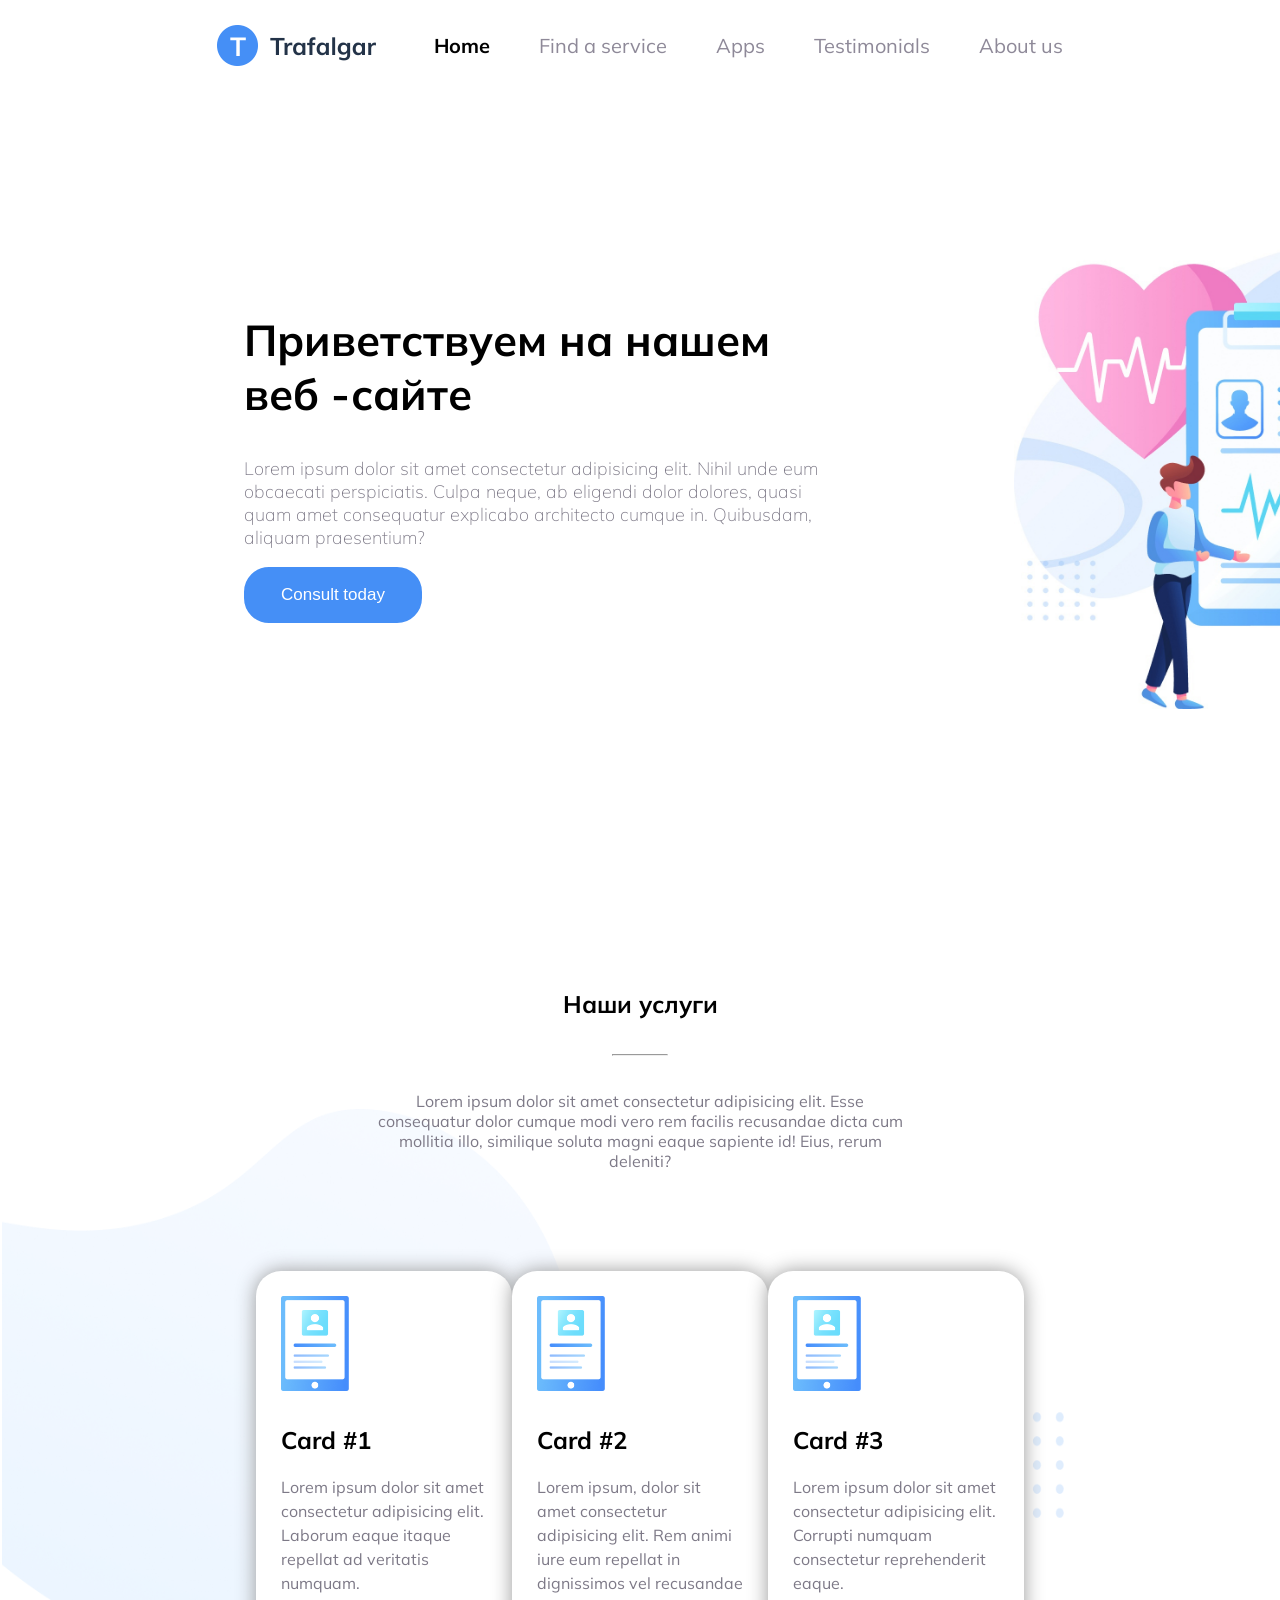
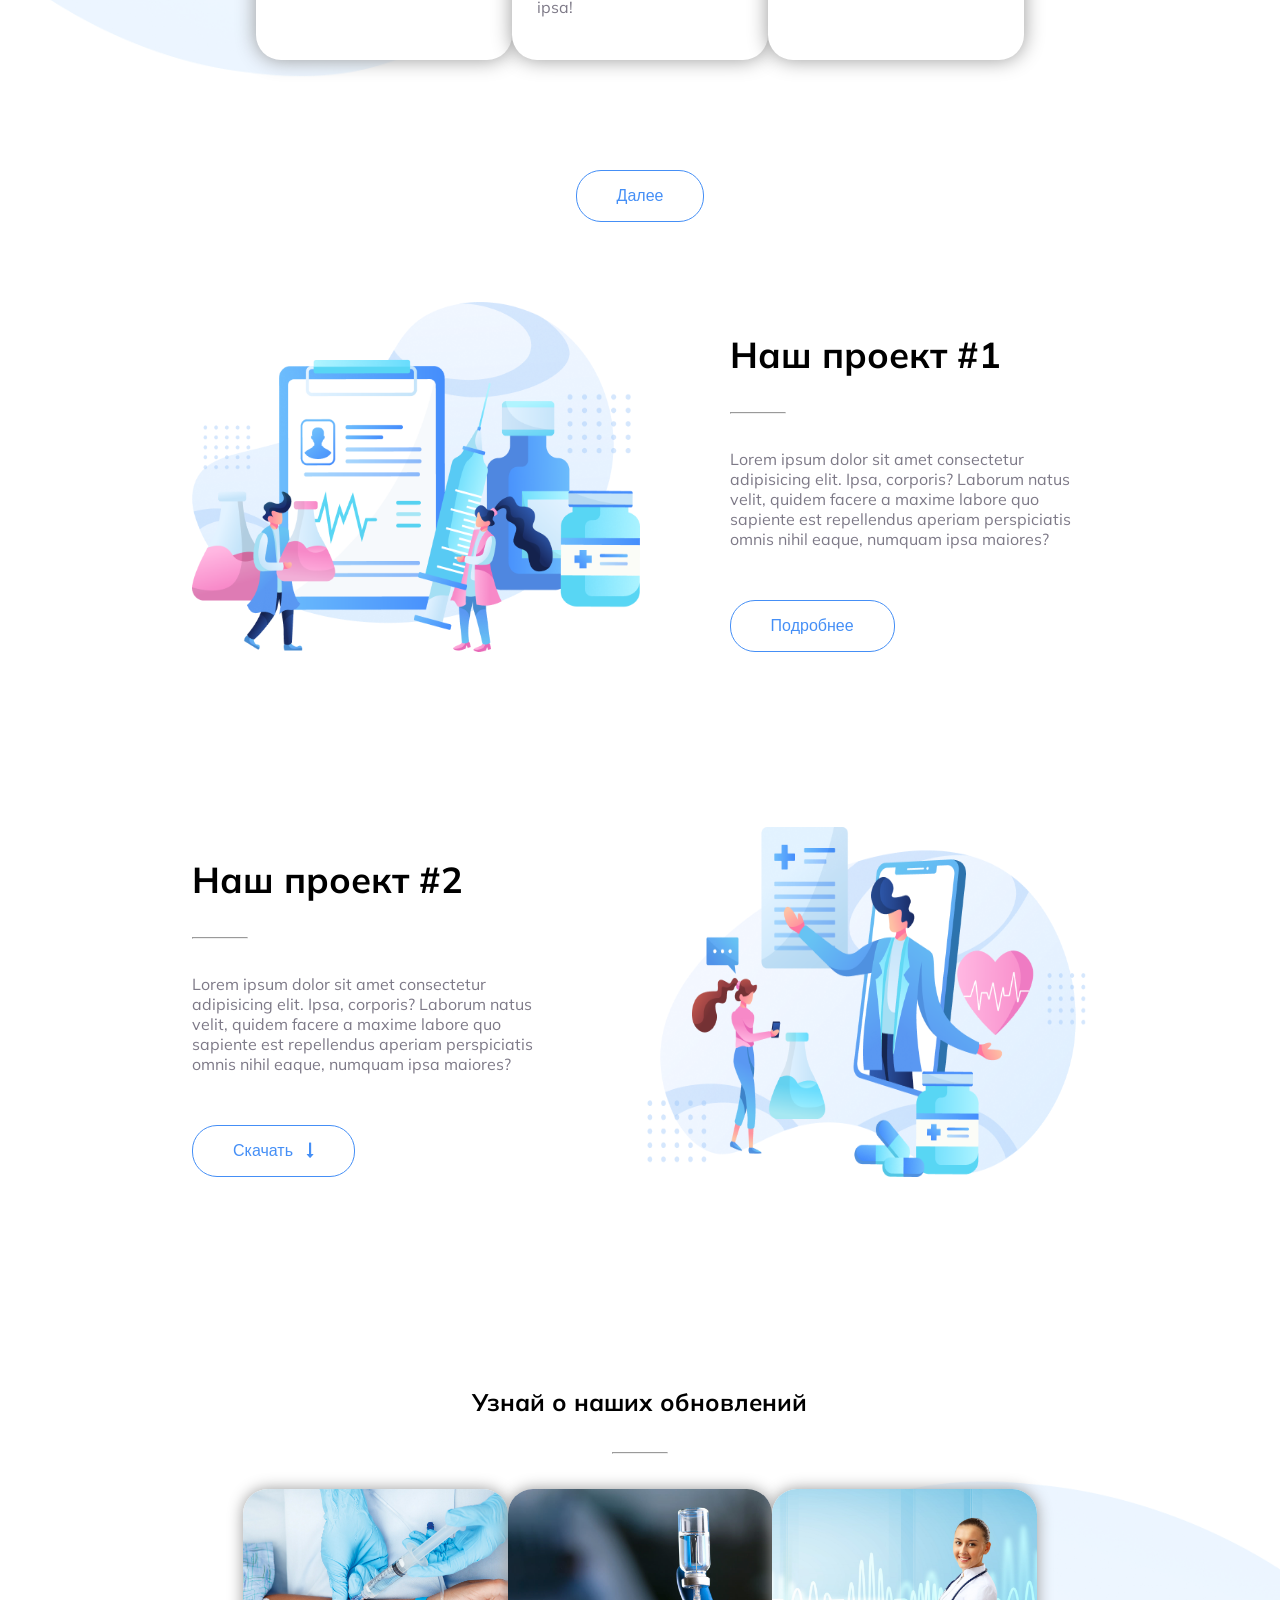
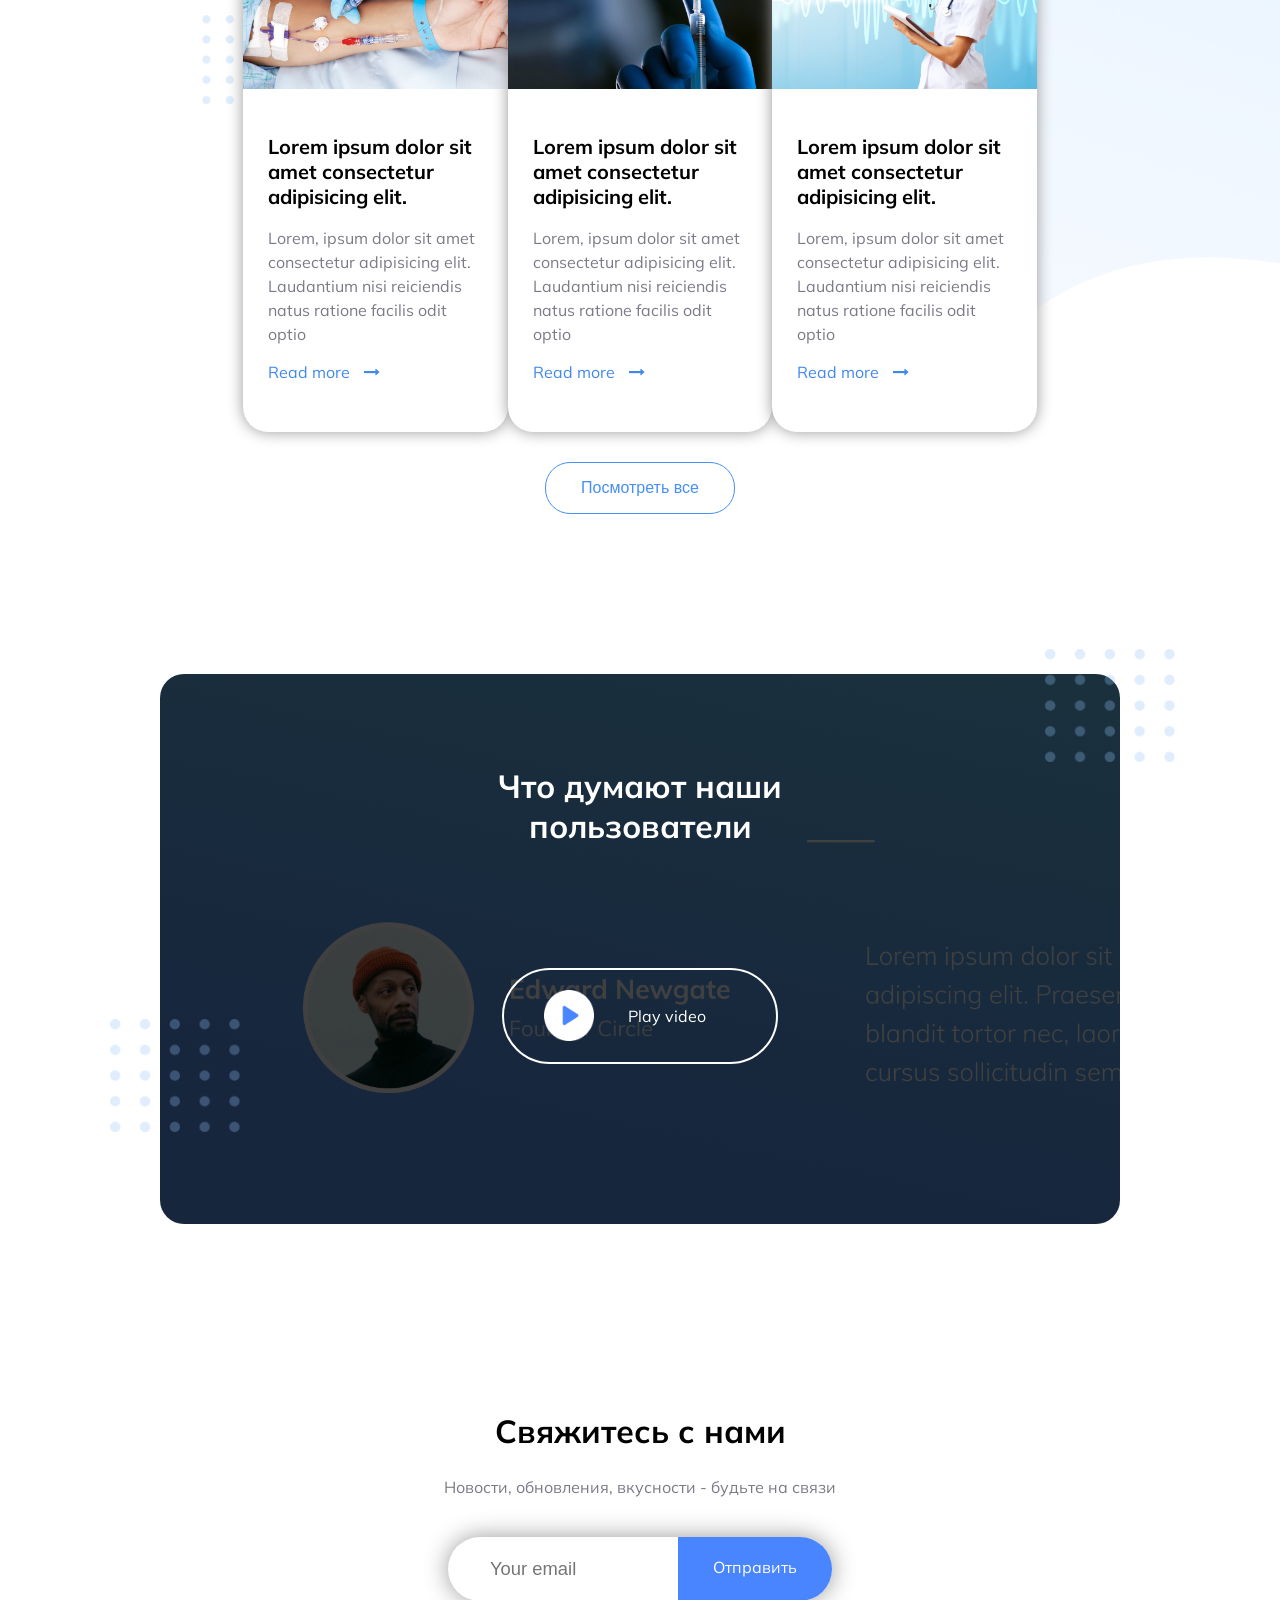
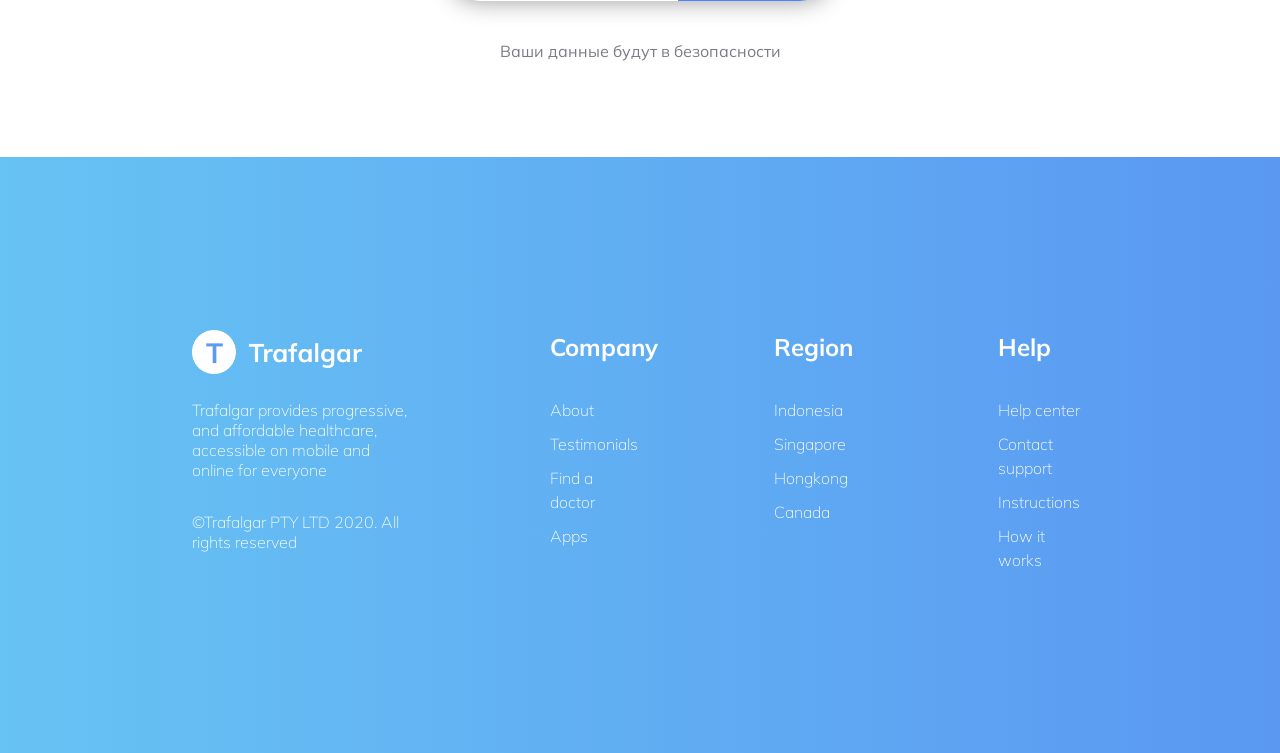
<file: разработка сайта/index.html>
<!DOCTYPE html>
<html lang="en">
  <head>
    <meta charset="UTF-8" />
    <meta http-equiv="X-UA-Compatible" content="IE=edge" />
    <meta name="viewport" content="width=device-width, initial-scale=1.0" />
    <title>Урок 16. Разработка сайта #1</title>
    <link
      rel="stylesheet"
      href="style/font-awesome-4.7.0/css/font-awesome.min.css"
    />
    <link rel="stylesheet" href="./style/style.css" />
  </head>
  <body>
    <!-- Навигация -->
    <header>
      <div class="header-wrapper">
        <div class="header-flex">
          <img src="./images/web-logo.png" alt="web-logo" />
          <nav>
            <a href="#welcome" class="a1">Home</a>
            <a href="">Find a service</a>
            <a href="">Apps</a>
            <a href="">Testimonials</a>
            <a href="">About us</a>
          </nav>
        </div>
      </div>
    </header>
    <br />
    <!-- Приветствие -->
    <section id="welcome">
      <div class="welcome-wrapper">
        <div class="inner">
          <div class="welcome-flex">
            <div class="welcome-text">
              <h1>
                Приветствуем на нашем <br />
                веб -сайте
              </h1>
              <div class="welcome-details">
                <p>
                  Lorem ipsum dolor sit amet consectetur adipisicing elit. Nihil
                  unde eum obcaecati perspiciatis. Culpa neque, ab eligendi
                  dolor dolores, quasi quam amet consequatur explicabo
                  architecto cumque in. Quibusdam, aliquam praesentium?
                </p>
              </div>
              <div class="btn">
                <a href="./abaut-us.html">
                  <button class="btn primary">Consult today</button>
                </a>
              </div>
            </div>
            <img
              src="./images/welcome-image.png"
              alt="Приветственная картинка"
            />
          </div>
        </div>
      </div>
    </section>
    <!-- Услуги -->
    <section id="services">
      <div class="services-wrapper">
        <div class="inner">
          <div class="services-text">
            <h1>Наши услуги</h1>
            <hr />
            <p>
              Lorem ipsum dolor sit amet consectetur adipisicing elit. Esse
              consequatur dolor cumque modi vero rem facilis recusandae dicta
              cum mollitia illo, similique soluta magni eaque sapiente id! Eius,
              rerum deleniti?
            </p>
          </div>
          <div class="services-cards">
            <div class="cards-row">
              <div class="card">
                <img src="./images/services-icon.png" alt="icon" />
                <div class="card-text">
                  <h1>Card #1</h1>
                  <p>
                    Lorem ipsum dolor sit amet consectetur adipisicing elit.
                    Laborum eaque itaque repellat ad veritatis numquam.
                  </p>
                </div>
              </div>
              <div class="card">
                <img src="./images/services-icon.png" alt="icon" />
                <div class="card-text">
                  <h1>Card #2</h1>
                  <p>
                    Lorem ipsum, dolor sit amet consectetur adipisicing elit.
                    Rem animi iure eum repellat in dignissimos vel recusandae
                    ipsa!
                  </p>
                </div>
              </div>
              <div class="card">
                <img src="./images/services-icon.png" alt="icon" />
                <div class="card-text">
                  <h1>Card #3</h1>
                  <p>
                    Lorem ipsum dolor sit amet consectetur adipisicing elit.
                    Corrupti numquam consectetur reprehenderit eaque.
                  </p>
                </div>
              </div>
            </div>
            <div class="cards-row hidden expandable">
              <div class="card">
                <img src="./images/services-icon.png" alt="icon" />
                <div class="card-text">
                  <h1>Card #1</h1>
                  <p>
                    Lorem ipsum dolor sit amet consectetur adipisicing elit.
                    Laborum eaque itaque repellat ad veritatis numquam.
                  </p>
                </div>
              </div>
              <div class="card">
                <img src="./images/services-icon.png" alt="icon" />
                <div class="card-text">
                  <h1>Card #2</h1>
                  <p>
                    Lorem ipsum, dolor sit amet consectetur adipisicing elit.
                    Rem animi iure eum repellat in dignissimos vel recusandae
                    ipsa!
                  </p>
                </div>
              </div>
              <div class="card">
                <img src="./images/services-icon.png" alt="icon" />
                <div class="card-text">
                  <h1>Card #3</h1>
                  <p>
                    Lorem ipsum dolor sit amet consectetur adipisicing elit.
                    Corrupti numquam consectetur reprehenderit eaque.
                  </p>
                </div>
              </div>
            </div>
          </div>
        </div>
        <div class="btn-container">
          <button class="default expand-btn">Далее</button>
        </div>
      </div>
    </section>
    <!-- Проекты -->
    <section id="projects">
      <div class="projects-wrapper">
        <div class="inner">
          <div class="projects-container">
            <div class="project">
              <img src="./images/project-image.png" alt="" />
              <div class="project-text">
                <h1>Наш проект #1</h1>
                <hr />
                <p>
                  Lorem ipsum dolor sit amet consectetur adipisicing elit. Ipsa,
                  corporis? Laborum natus velit, quidem facere a maxime labore
                  quo sapiente est repellendus aperiam perspiciatis omnis nihil
                  eaque, numquam ipsa maiores?
                </p>
                <button class="default">Подробнее</button>
              </div>
            </div>
            <div class="project right-alignet">
              <img src="./images/project-app.png" alt="" />
              <div class="project-text">
                <h1>Наш проект #2</h1>
                <hr />
                <p>
                  Lorem ipsum dolor sit amet consectetur adipisicing elit. Ipsa,
                  corporis? Laborum natus velit, quidem facere a maxime labore
                  quo sapiente est repellendus aperiam perspiciatis omnis nihil
                  eaque, numquam ipsa maiores?
                </p>
                <a
                  href="https://disk.yandex.ru/d/mzn6ATp5RFYRhw"
                  target="_blank"
                >
                  <button class="default">
                    Скачать
                    <i
                      class="fa fa-long-arrow-down"
                      aria-hidden="true"
                      style="margin-left: 10px"
                    ></i>
                  </button>
                </a>
              </div>
            </div>
          </div>
        </div>
      </div>
    </section>
    <!-- Новости -->
    <section id="news">
      <div class="news-wrapper">
        <div class="inner">
          <div class="news-text">
            <h1>Узнай о наших обновлений</h1>
            <hr />
          </div>
          <div class="news-cards">
            <div class="cards-row">
              <div class="card">
                <img src="./images/fase-terminal.jpg" alt="" />
                <div class="card-info">
                  <h1>
                    Lorem ipsum dolor sit amet consectetur adipisicing elit.
                  </h1>
                  <p>
                    Lorem, ipsum dolor sit amet consectetur adipisicing elit.
                    Laudantium nisi reiciendis natus ratione facilis odit optio
                  </p>
                  <a href="#"
                    >Read more
                    <i
                      class="fa fa-long-arrow-right"
                      aria-hidden="true"
                      style="margin-left: 10px"
                    ></i
                  ></a>
                </div>
              </div>
              <div class="card">
                <img src="./images/SHprits-ampula-ruka.jpg" alt="" />
                <div class="card-info">
                  <h1>
                    Lorem ipsum dolor sit amet consectetur adipisicing elit.
                  </h1>
                  <p>
                    Lorem, ipsum dolor sit amet consectetur adipisicing elit.
                    Laudantium nisi reiciendis natus ratione facilis odit optio
                  </p>
                  <a href="#"
                    >Read more
                    <i
                      class="fa fa-long-arrow-right"
                      aria-hidden="true"
                      style="margin-left: 10px"
                    ></i
                  ></a>
                </div>
              </div>
              <div class="card">
                <img
                  src="./images/1621695584_8-phonoteka_org-p-fon-dlya-prezentatsii-meditsinskaya-sestra-9.jpg"
                  alt=""
                />
                <div class="card-info">
                  <h1>
                    Lorem ipsum dolor sit amet consectetur adipisicing elit.
                  </h1>
                  <p>
                    Lorem, ipsum dolor sit amet consectetur adipisicing elit.
                    Laudantium nisi reiciendis natus ratione facilis odit optio
                  </p>
                  <a href="#"
                    >Read more
                    <i
                      class="fa fa-long-arrow-right"
                      aria-hidden="true"
                      style="margin-left: 10px"
                    ></i
                  ></a>
                </div>
              </div>
            </div>
            <div class="btn-container">
              <button>Посмотреть все</button>
            </div>
          </div>
        </div>
      </div>
    </section>
    <!-- Видео -->
    <section id="video">
      <div class="video-wrapper">
        <div class="inner">
          <div class="video-container">
            <div class="points-container bottom-points">
              <img src="./images/points.png" alt="" />
            </div>
            <div class="video-element">
              <div class="video-description">
                <h1>Что думают наши пользователи</h1>
                <span class="play-button">
                  <img src="./images/play-button.png" alt="video-start" />
                  <p>Play video</p>
                </span>
              </div>
            </div>
            <div class="points-container top-points">
              <img src="./images/points.png" alt="" />
            </div>
          </div>
        </div>
      </div>
    </section>
    <!-- Связаться с нами -->
    <section id="contact">
      <div class="contact-wrapper">
        <div class="inner">
          <div class="contact-text">
            <h1>Свяжитесь с нами</h1>
            <p>Новости, обновления, вкусности - будьте на связи</p>
          </div>
          <div class="contact-form">
            <div class="contact-container">
              <div class="input-container">
                <input type="text" placeholder="Your email" />
              </div>
              <div class="input-button">Отправить</div>
            </div>
          </div>
          <p style="text-align: center">Ваши данные будут в безопасности</p>
        </div>
      </div>
    </section>
    <!-- Подвал сайта -->
    <footer class="footer">
      <div class="footer-wrapper">
        <div class="inner">
          <div class="footer-flex">
            <div class="description">
              <div class="footer-container">
                <img src="./images/footer-logo.png" alt="" />
                <p>
                  Trafalgar provides progressive, and affordable healthcare,
                  accessible on mobile and online for everyone
                </p>
                <p>©Trafalgar PTY LTD 2020. All rights reserved</p>
              </div>
            </div>
            <div class="links">
              <div class="footer-container">
                <h2>Company</h2>
                <ul>
                  <li><a href="#">About</a></li>
                  <li><a href="#">Testimonials</a></li>
                  <li><a href="#">Find a doctor</a></li>
                  <li><a href="#">Apps</a></li>
                </ul>
              </div>
            </div>
            <div class="links">
              <div class="footer-container">
                <h2>Region</h2>
                <ul>
                  <li><a href="#">Indonesia</a></li>
                  <li><a href="#">Singapore</a></li>
                  <li><a href="#">Hongkong</a></li>
                  <li><a href="#">Canada</a></li>
                </ul>
              </div>
            </div>
            <div class="links">
              <div class="footer-container">
                <h2>Help</h2>
                <ul>
                  <li><a href="#">Help center</a></li>
                  <li><a href="#">Contact support</a></li>
                  <li><a href="#">Instructions</a></li>
                  <li><a href="#">How it works</a></li>
                </ul>
              </div>
            </div>
          </div>
        </div>
      </div>
    </footer>
  </body>
  <script src="./scripts/jquery-3.6.0.min.js"></script>
  <script src="./scripts/index.js"></script>
</html>
</file>
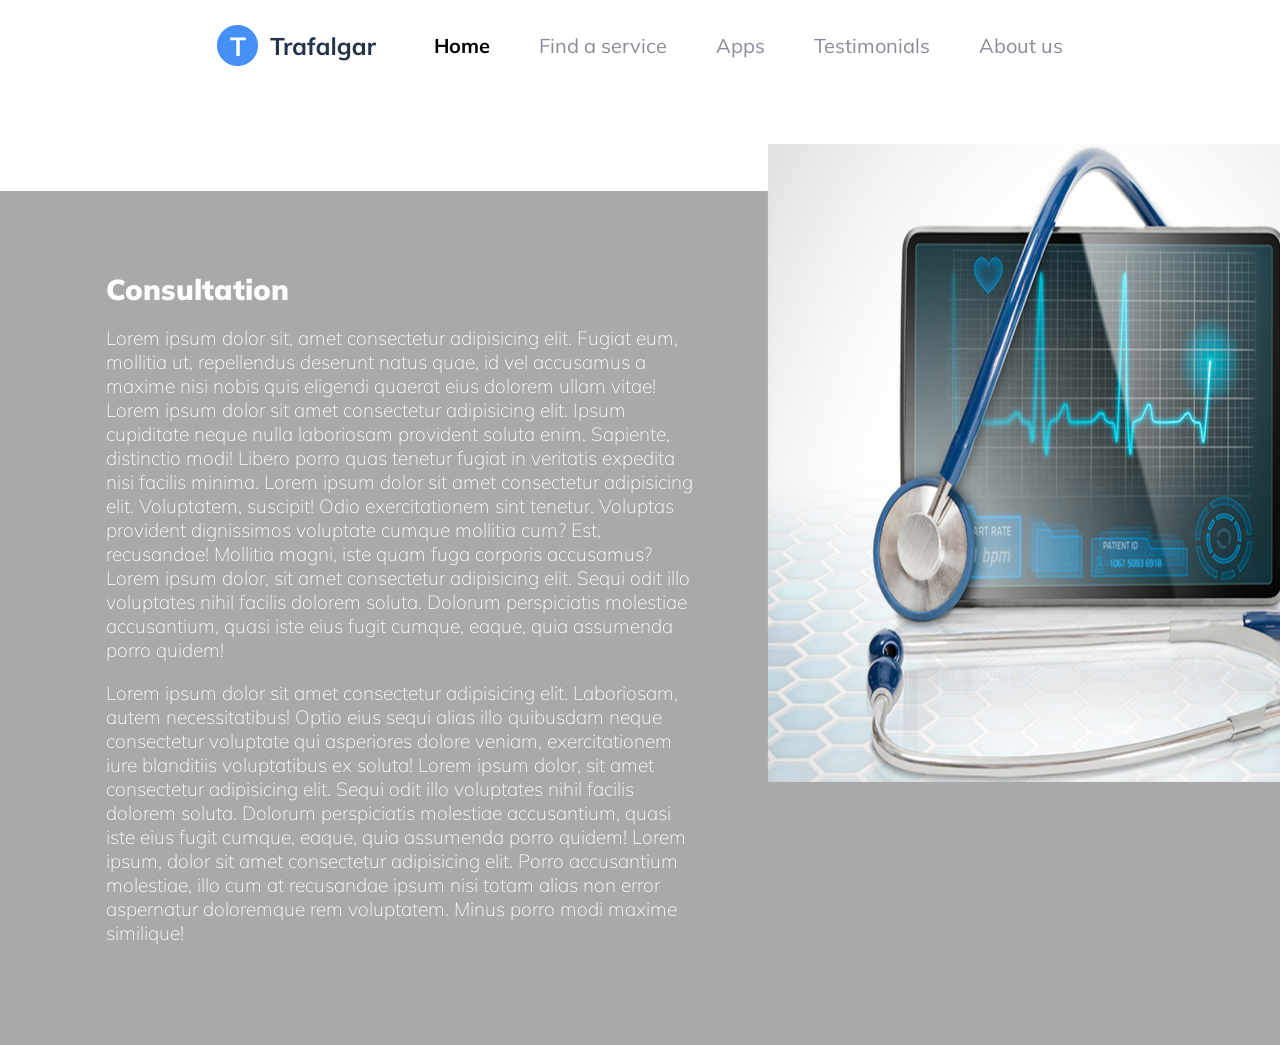
<file: разработка сайта/abaut-us.html>
<!DOCTYPE html>
<html lang="en">
  <head>
    <meta charset="UTF-8" />
    <meta http-equiv="X-UA-Compatible" content="IE=edge" />
    <meta name="viewport" content="width=device-width, initial-scale=1.0" />
    <title>Document</title>
    <link rel="stylesheet" href="./style/style.css" />
  </head>
  <body>
    <header>
      <div class="header-wrapper">
        <div class="header-flex">
          <img src="./images/web-logo.png" alt="web-logo" />
          <nav>
            <a href="./index.html" class="a1">Home</a>
            <a href="">Find a service</a>
            <a href="">Apps</a>
            <a href="">Testimonials</a>
            <a href="">About us</a>
          </nav>
        </div>
      </div>
    </header>
    <section id="main">
      <main>
        <div class="banner-wrapper">
            <div class="inner">
                <div class="banner-flex">
                  <div class="banner">
                        <div class="banner-text">
                          <img src="./images/HeartLogic-heart-failure-prevention-PennStateMedSchool.jpg" alt="">
                      <h1>Consultation</h1>
                    <p>
                      Lorem ipsum dolor sit, amet consectetur adipisicing elit.
                      Fugiat eum, mollitia ut, repellendus deserunt natus quae,
                      id vel accusamus a maxime nisi nobis quis eligendi quaerat
                      eius dolorem ullam vitae! Lorem ipsum dolor sit amet
                      consectetur adipisicing elit. Ipsum cupiditate neque nulla
                      laboriosam provident soluta enim. Sapiente, distinctio
                      modi! Libero porro quas tenetur fugiat in veritatis
                      expedita nisi facilis minima. Lorem ipsum dolor sit amet
                      consectetur adipisicing elit. Voluptatem, suscipit! Odio
                      exercitationem sint tenetur. Voluptas provident
                      dignissimos voluptate cumque mollitia cum? Est,
                      recusandae! Mollitia magni, iste quam fuga corporis
                      accusamus? Lorem ipsum dolor, sit amet consectetur
                      adipisicing elit. Sequi odit illo voluptates nihil facilis
                      dolorem soluta. Dolorum perspiciatis molestiae
                      accusantium, quasi iste eius fugit cumque, eaque, quia
                      assumenda porro quidem!
                    </p>
                    <p>
                      Lorem ipsum dolor sit amet consectetur adipisicing elit.
                      Laboriosam, autem necessitatibus! Optio eius sequi alias
                      illo quibusdam neque consectetur voluptate qui asperiores
                      dolore veniam, exercitationem iure blanditiis voluptatibus
                      ex soluta! Lorem ipsum dolor, sit amet consectetur
                      adipisicing elit. Sequi odit illo voluptates nihil facilis
                      dolorem soluta. Dolorum perspiciatis molestiae
                      accusantium, quasi iste eius fugit cumque, eaque, quia
                      assumenda porro quidem! Lorem ipsum, dolor sit amet
                      consectetur adipisicing elit. Porro accusantium molestiae,
                      illo cum at recusandae ipsum nisi totam alias non error
                      aspernatur doloremque rem voluptatem. Minus porro modi
                      maxime similique!
                    </p>
                  </div>
                  </div>
                </div>
            </div>
          </div>
        </div>
      </main>
    </section>
  </body>
</html>
</file>
<file: разработка сайта/style/style.css>
@import url("https://fonts.googleapis.com/css2?family=Mulish:wght@200;300;400;700;900&display=swap");

body {
  margin: 0;
  padding: 0;
  font-family: "Mulish", sans-serif;
  font-size: 16px;
}
* {
  transition: 0.3s;
  box-sizing: border-box;
}
a {
  text-decoration: none;
}
button {
  cursor: pointer;
  outline: none;
  padding: 16px 35px;
  border-radius: 25px;
  font-size: 1rem;
  background-color: white;
  color: #458ff6;
  border: 1px solid #458ff6;
}
header {
  padding: 25px;
}
header {
  width: 70%;
  margin: 0 auto;
}
.header-flex {
  display: flex;
  align-items: center;
  justify-content: space-between;
}
header img {
  width: 160px;
}
header nav a {
  margin-left: 45px;
  color: #1f1534;
  opacity: 0.5;
  font-size: 20px;
}
header nav a:first-child {
  margin-left: 0;
}
.a1 {
  color: black;
  opacity: 1;
  font-weight: 700;
}
#welcome {
  width: 75%;
  margin: 0 auto;
  margin-left: 100px;
}
#welcome p {
  font-weight: 100;
  font-size: 18px;
}
.welcome-wrapper {
  width: 70%;
  margin: 0 auto;
}
.inner {
  padding: 80px 0;
}
#welcome h1 {
  font-size: 2.7rem;
}

p {
  color: #7d7987;
}

.welcome-flex {
  display: flex;
  align-items: center;
  justify-content: space-between;
}
#welcome img {
  width: 600px;
  margin-left: 170px;
}
.welcome-details {
  width: 600px;
}
.btn {
  cursor: pointer;
  font-size: 17px;
  margin-right: 50px;
}

#services {
  margin-top: 100px;
  background: url(../images/services-bg.png);
  background-size: 83% 95%;
  background-position: 1%;
  background-repeat: no-repeat;
}

.primary {
  color: #ffffff;
  background-color: #458ff6;
  border: 2px solid #458ff6;
}
.primary:hover {
  background: #343434;
}
.btn button a {
  color: #ffffff;
}

#main {
  background-color: darkgray;
  width: 110%;
  height: 20%;
  margin-top: 100px;
}

#text {
  align-items: center;
}

.banner-wrapper {
  margin: 0 auto;
  width: 85%;
}

.banner {
  position: relative;
  display: flex;
  justify-content: space-between;
  flex-direction: row-reverse;
}

.banner h1 {
  margin: auto;
  font-weight: 900;
  font-size: 1.8rem;
}

.banner-text {
  font-weight: 100;
  color: white;
  font-size: 120%;
  margin-right: 50%;
}

.banner-text p {
  color: white;
}

.banner img {
  position: fixed;
  left: 60%;
  width: 770px;
  height: 638px;
  bottom: 118px;
}

.services-wrapper {
  width: 60%;
  margin: 0 auto;
}
.services-text {
  text-align: center;
  width: 70%;
  margin: 0 auto;
}

.services-text hr {
  width: 56px;
  height: 2px;
  background-color: black;
  margin: 35px auto;
}

.services-cards {
  margin-top: 100px;
}

.cards-row {
  display: flex;
  justify-content: space-between;
}

.cards-row:first-child {
  margin-bottom: 30px;
}

.services-cards .card {
  box-shadow: 0 0 20px 0 #999;
  background-color: white;
  width: 350px;
  padding: 25px;
  border-radius: 25px;
}

.card p {
  line-height: 1.5;
}

.card img {
  width: 68px;
  margin-bottom: 10px;
}

.default {
  cursor: pointer;
  border-radius: 25px;
  padding: 16px 40px;
  background-color: white;
  color: #458ff6;
  border: 1px solid #458ff6;
}

.default:hover {
  background-color: #458ff6;
  color: white;
}

.btn-container {
  text-align: center;
}

.projects-wrapper {
  margin: 0 auto;
  width: 70%;
}

.projects-container > * {
  margin-bottom: 175px;
}

.projects-container > *:last-child {
  margin-bottom: 30px;
}

.project {
  display: flex;
  justify-content: space-between;
}

.project img {
  width: 50%;
}

.project-text {
  width: 40%;
}

.project-text hr {
  width: 56px;
  height: 2px;
  background-color: black;
  margin: 35px 0;
}

.project-text button {
  margin-top: 35px;
}

.project-text h1 {
  font-size: 2.25rem;
}

.right-alignet {
  flex-direction: row-reverse;
}

#news {
  background: url(../images/articles-bg.png);
  background-size: 85%;
  background-position: 105% 57%;
  background-repeat: no-repeat;
}

.news-wrapper {
  width: 62%;
  margin: 0 auto;
}

.news-text {
  text-align: center;
  width: 70%;
  margin: 0 auto;
}

.news-text hr {
  width: 56px;
  height: 2px;
  background-color: black;
  margin: 35px auto;
}

.news-cards .card {
  box-shadow: 0 0 15px 0 #999;
  background-color: white;
  overflow: hidden;
  width: 380px;
  border-radius: 25px;
}

.card-info {
  padding: 25px 25px 50px 25px;
}

.card-info h1 {
  font-size: 1.25rem;
}

.card-info p,
.card-info a {
  font-size: 1rem;
}

.news-cards .card img {
  width: 100%;
  height: 200px;
  object-fit: cover;
  margin-bottom: 0;
}

.news-cards a {
  color: #4089ed;
}

.video-wrapper {
  width: 75%;
  margin: 0 auto;
}

.video-container {
  background: linear-gradient(rgba(0, 0, 0, 0.75), rgba(0, 0, 0, 0.75)),
    url(../images/video-cover.png);
  background-size: cover;
  border-radius: 24px;
  width: 100%;
  height: 550px;
  display: flex;
  align-items: center;
}

.video-element {
  padding: 25px;
  width: 50%;
  margin: 0 auto;
}

.video-description {
  text-align: center;
  color: white;
}

.video-description h1 {
  position: relative;
  bottom: 95px;
  font-size: 2rem;
}

.play-button {
  cursor: pointer;
  display: inline-block;
  border: 2px solid white;
  border-radius: 60px;
  padding: 20px 35px;
}

.play-button > * {
  display: inline-block;
  vertical-align: middle;
  margin-right: 30px;
}

.play-button p {
  color: white;
}

.play-button img {
  width: 25%;
}

.points-container {
  position: relative;
}

.bottom-points {
  top: 70px;
  right: 50px;
}

.top-points {
  bottom: 300px;
  right: 75px;
}

.points-container img {
  position: absolute;
  width: 130px;
}

.contact-wrapper {
  width: 75%;
  margin: 0 auto;
}

.contact-text {
  text-align: center;
}

.contact-text h1 {
  font-size: 2rem;
}

.contact-form {
  margin: 40px 0;
}

.contact-container {
  justify-content: space-between;
  display: flex;
  border-radius: 100px;
  box-shadow: 0 0 25px 0 #999;
  width: 40%;
  margin: 0 auto;
  overflow: hidden;
}

.contact-container > * {
  padding: 20px;
}

.input-container,
.input-container input {
  border: none;
  outline: none;
}

.input-button {
  cursor: pointer;
  background-color: #4985ff;
  width: 40%;
  text-align: center;
  color: white;
}

.input-container {
  width: 60%;
  padding-left: 40px;
}

.input-container input {
  width: 90%;
  font-size: 1.15rem;
}

.footer {
  background: linear-gradient(
    90deg,
    rgba(2, 0, 36, 1) 0%,
    rgba(103, 195, 243, 1) 0%,
    rgba(90, 152, 242, 1) 100%,
    rgba(0, 212, 255, 1) 100%
  );
  color: white;
}

.footer-wrapper {
  width: 70%;
  margin: 0 auto;
  padding: 75px 0;
}

.footer-flex {
  display: flex;
  flex-direction: row;
  justify-content: space-between;
}

.description {
  width: 24.9%;
  margin-top: 2%;
}

.description p {
  color: white;
  font-weight: 200;
}

.description img {
  width: 170px;
  margin-bottom: 10px;
}

.footer-container {
  display: flex;
  flex-direction: column;
  justify-content: space-between;
}

ul {
  list-style: none;
  margin-left: 0;
  padding-left: 0;
}

.links {
  width: 10%;
}

.links ul {
  line-height: 1.5;
}

.links ul li {
  margin-bottom: 10px;
}

.links a {
  color: white;
  text-decoration: none;
  font-weight: 200;
}

.hidden {
  display: none;
}
</file>
